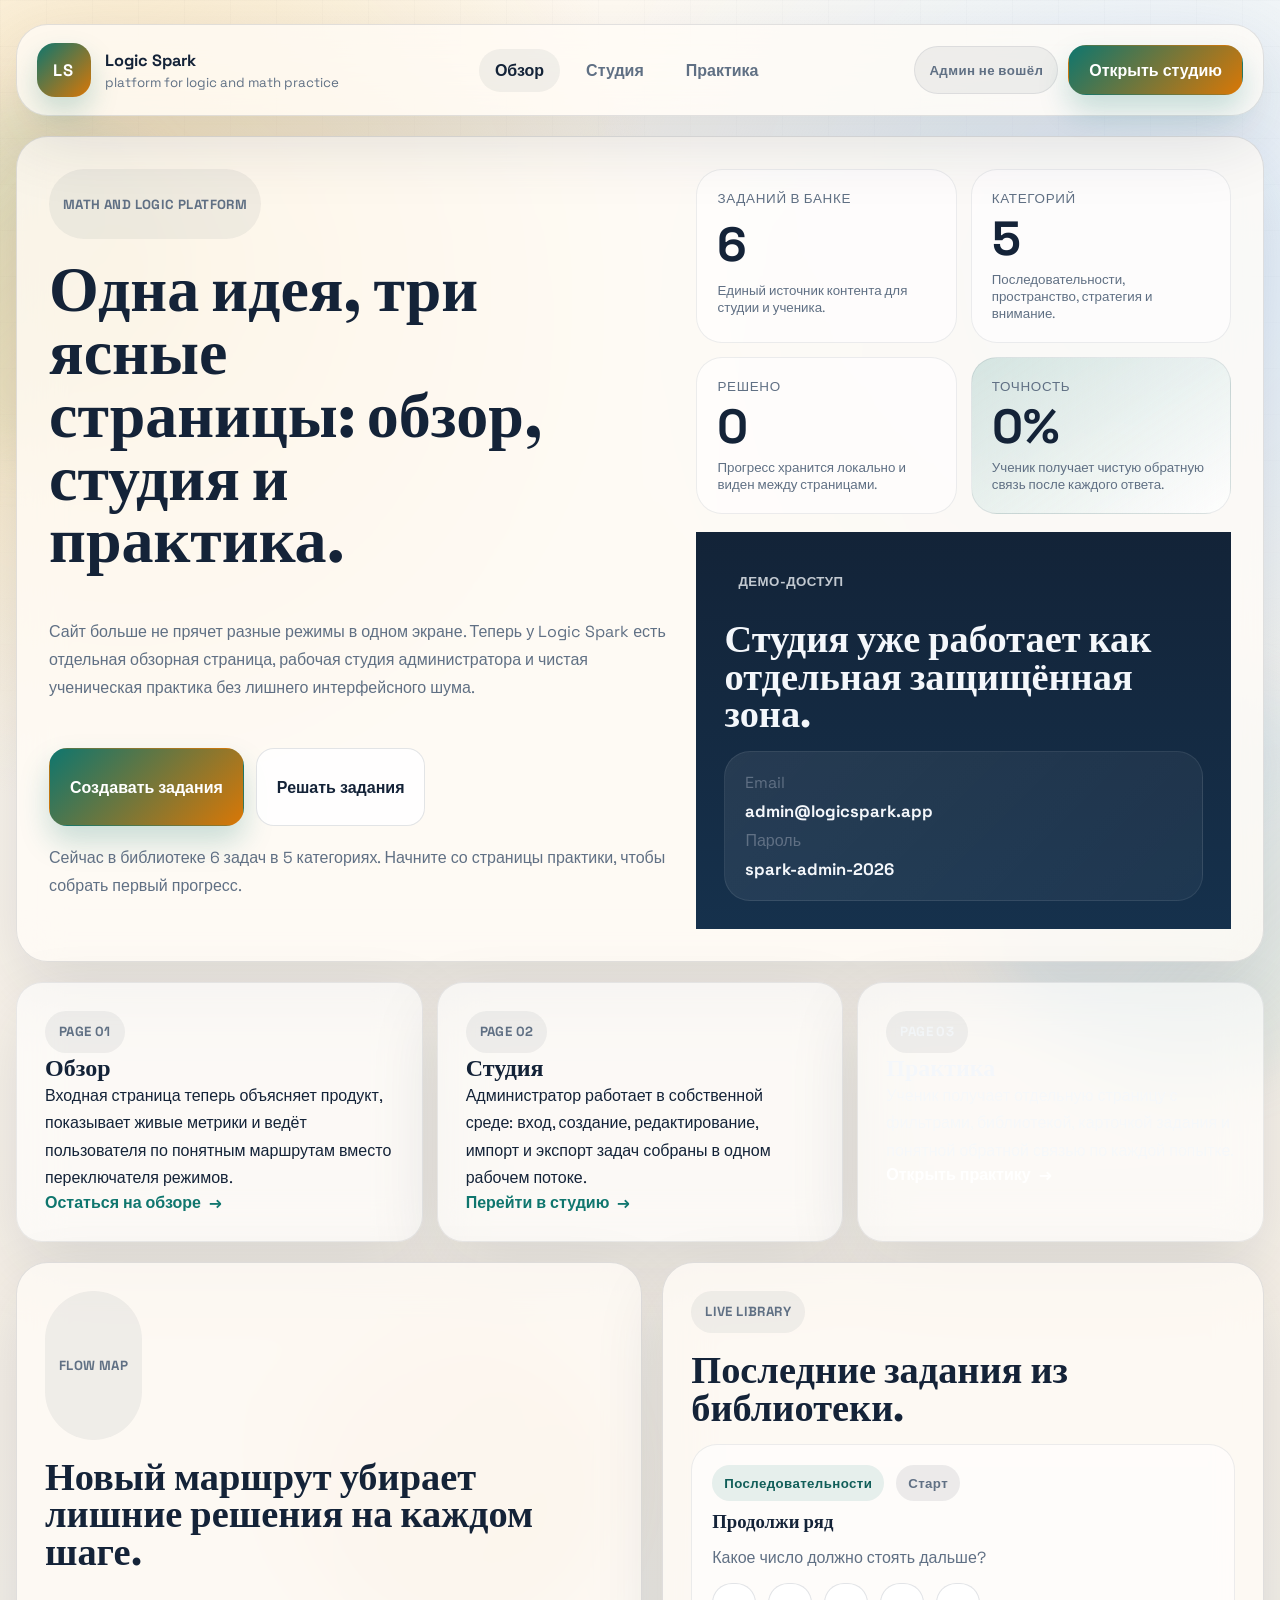
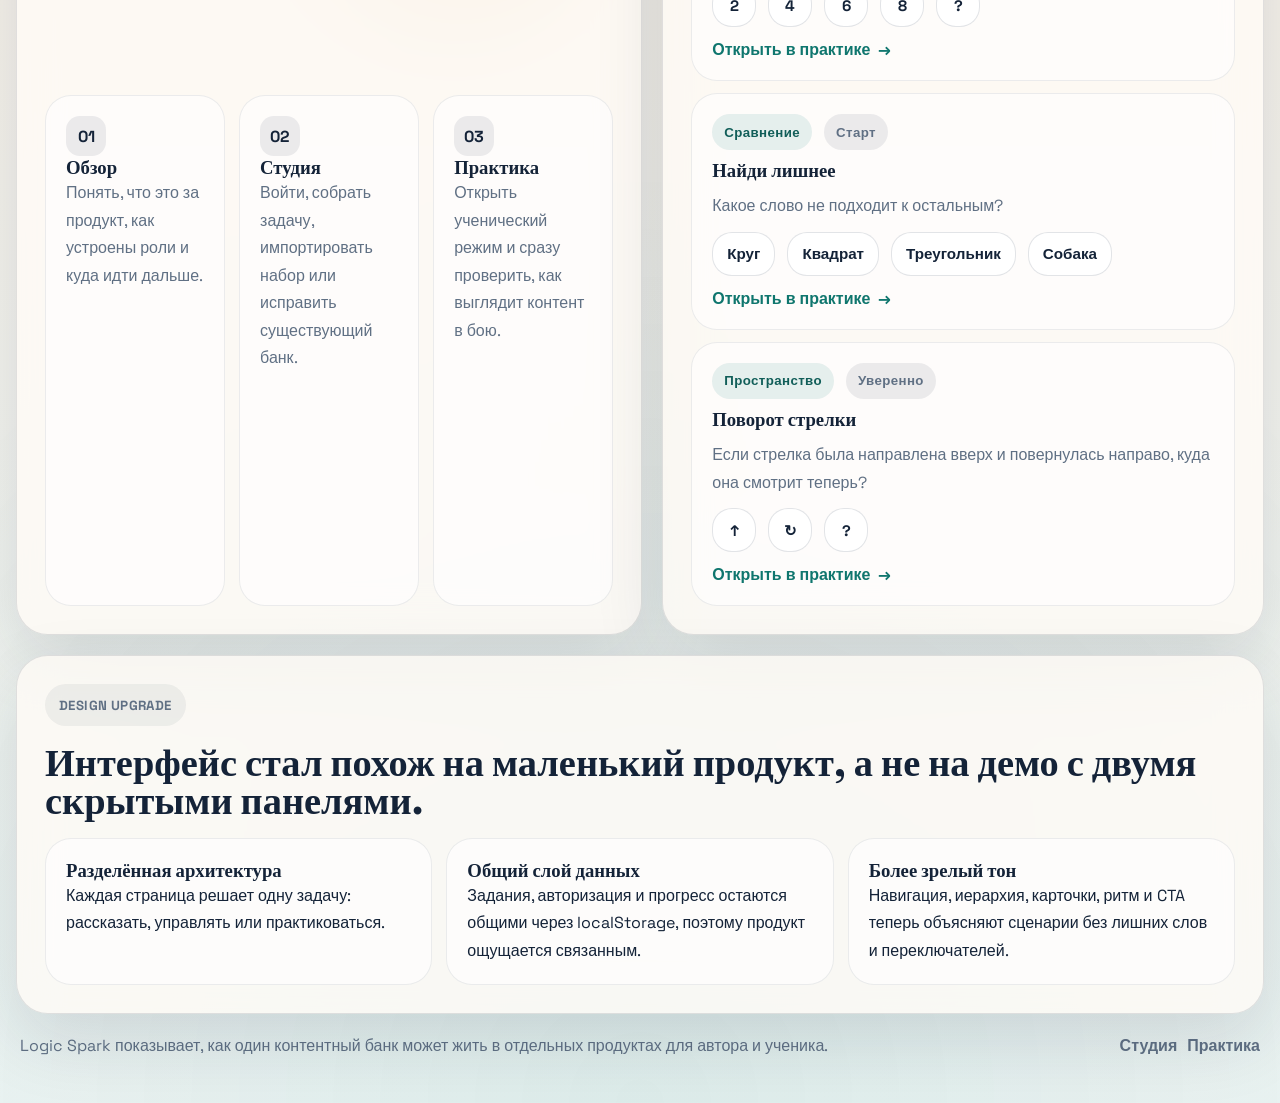
<file: index.html>
<!DOCTYPE html>
<html lang="ru">
  <head>
    <meta charset="UTF-8" />
    <meta name="viewport" content="width=device-width, initial-scale=1.0" />
    <title>Logic Spark | Платформа логики и математики</title>
    <meta
      name="description"
      content="Logic Spark разделяет обзор, админ-студию и ученическую практику на отдельные страницы, чтобы работа с задачами была понятной и красивой."
    />
    <link rel="preconnect" href="https://fonts.googleapis.com" />
    <link rel="preconnect" href="https://fonts.gstatic.com" crossorigin />
    <link
      href="https://fonts.googleapis.com/css2?family=Fraunces:opsz,wght@9..144,600;9..144,700&family=Space+Grotesk:wght@400;500;700&display=swap"
      rel="stylesheet"
    />
    <link rel="stylesheet" href="styles.css" />
    <script src="script.js" defer></script>
  </head>
  <body data-page="home" id="top">
    <div class="site-shell">
      <div class="ambient ambient-a"></div>
      <div class="ambient ambient-b"></div>
      <div class="ambient ambient-c"></div>

      <header class="site-header shell-card">
        <a class="brand" href="index.html" aria-label="Logic Spark home">
          <span class="brand-mark">LS</span>
          <span class="brand-copy">
            <strong>Logic Spark</strong>
            <small>platform for logic and math practice</small>
          </span>
        </a>

        <nav class="site-nav" aria-label="Основная навигация">
          <a href="index.html" aria-current="page">Обзор</a>
          <a href="studio.html">Студия</a>
          <a href="student.html">Практика</a>
        </nav>

        <div class="site-actions">
          <span class="access-chip" data-auth-badge>Админ не вошёл</span>
          <button class="button button-ghost hidden" data-logout-admin type="button">
            Выйти
          </button>
          <a class="button button-primary" href="studio.html">Открыть студию</a>
        </div>
      </header>

      <main class="page-stack">
        <section class="page-hero shell-card hero-home">
          <div class="hero-copy">
            <span class="eyebrow">Math and Logic Platform</span>
            <h1>Одна идея, три ясные страницы: обзор, студия и практика.</h1>
            <p>
              Сайт больше не прячет разные режимы в одном экране. Теперь у Logic Spark есть
              отдельная обзорная страница, рабочая студия администратора и чистая ученическая
              практика без лишнего интерфейсного шума.
            </p>

            <div class="hero-actions">
              <a class="button button-primary" href="studio.html">Создавать задания</a>
              <a class="button button-secondary" href="student.html">Решать задания</a>
            </div>

            <p class="support-note" id="landing-activity-note">
              Загружаю текущее состояние библиотеки задач.
            </p>
          </div>

          <div class="hero-board">
            <div class="stat-grid">
              <article class="stat-card">
                <span>Заданий в банке</span>
                <strong data-stat="tasks-total">0</strong>
                <small>Единый источник контента для студии и ученика.</small>
              </article>

              <article class="stat-card">
                <span>Категорий</span>
                <strong data-stat="categories-total">0</strong>
                <small>Последовательности, пространство, стратегия и внимание.</small>
              </article>

              <article class="stat-card">
                <span>Решено</span>
                <strong data-stat="solved-total">0</strong>
                <small>Прогресс хранится локально и виден между страницами.</small>
              </article>

              <article class="stat-card accent-card">
                <span>Точность</span>
                <strong data-stat="accuracy-rate">0%</strong>
                <small>Ученик получает чистую обратную связь после каждого ответа.</small>
              </article>
            </div>

            <article class="feature-card dark-panel">
              <span class="spotlight-label">Демо-доступ</span>
              <h2>Студия уже работает как отдельная защищённая зона.</h2>
              <div class="credential-card compact">
                <span>Email</span>
                <strong>admin@logicspark.app</strong>
                <span>Пароль</span>
                <strong>spark-admin-2026</strong>
              </div>
            </article>
          </div>
        </section>

        <section class="tile-grid">
          <article class="shell-card page-tile">
            <span class="eyebrow">Page 01</span>
            <h2>Обзор</h2>
            <p>
              Входная страница теперь объясняет продукт, показывает живые метрики и ведёт
              пользователя по понятным маршрутам вместо переключателя режимов.
            </p>
            <a class="text-link" href="index.html">Остаться на обзоре</a>
          </article>

          <article class="shell-card page-tile accent-panel">
            <span class="eyebrow">Page 02</span>
            <h2>Студия</h2>
            <p>
              Администратор работает в собственной среде: вход, создание, редактирование,
              импорт и экспорт задач собраны в одном рабочем потоке.
            </p>
            <a class="text-link" href="studio.html">Перейти в студию</a>
          </article>

          <article class="shell-card page-tile dark-panel">
            <span class="eyebrow">Page 03</span>
            <h2>Практика</h2>
            <p>
              Ученик получает отдельную страницу с фильтрами, библиотекой, карточкой задания
              и понятной обратной связью по каждой попытке.
            </p>
            <a class="text-link light" href="student.html">Открыть практику</a>
          </article>
        </section>

        <section class="split-grid">
          <article class="shell-card story-card">
            <div class="section-head">
              <span class="eyebrow">Flow Map</span>
              <h2>Новый маршрут убирает лишние решения на каждом шаге.</h2>
            </div>

            <div class="story-grid">
              <article class="story-step">
                <span>01</span>
                <h3>Обзор</h3>
                <p>Понять, что это за продукт, как устроены роли и куда идти дальше.</p>
              </article>

              <article class="story-step">
                <span>02</span>
                <h3>Студия</h3>
                <p>Войти, собрать задачу, импортировать набор или исправить существующий банк.</p>
              </article>

              <article class="story-step">
                <span>03</span>
                <h3>Практика</h3>
                <p>Открыть ученический режим и сразу проверить, как выглядит контент в бою.</p>
              </article>
            </div>
          </article>

          <aside class="shell-card preview-card">
            <div class="section-head">
              <span class="eyebrow">Live Library</span>
              <h2>Последние задания из библиотеки.</h2>
            </div>

            <div class="task-teaser-list" id="landing-preview-list"></div>
          </aside>
        </section>

        <section class="shell-card insight-card">
          <div class="section-head">
            <span class="eyebrow">Design Upgrade</span>
            <h2>Интерфейс стал похож на маленький продукт, а не на демо с двумя скрытыми панелями.</h2>
          </div>

          <div class="bullet-grid">
            <article class="bullet-card">
              <h3>Разделённая архитектура</h3>
              <p>
                Каждая страница решает одну задачу: рассказать, управлять или практиковаться.
              </p>
            </article>

            <article class="bullet-card">
              <h3>Общий слой данных</h3>
              <p>
                Задания, авторизация и прогресс остаются общими через localStorage, поэтому
                продукт ощущается связанным.
              </p>
            </article>

            <article class="bullet-card">
              <h3>Более зрелый тон</h3>
              <p>
                Навигация, иерархия, карточки, ритм и CTA теперь объясняют сценарии без
                лишних слов и переключателей.
              </p>
            </article>
          </div>
        </section>
      </main>

      <footer class="site-footer">
        <p>Logic Spark показывает, как один контентный банк может жить в отдельных продуктах для автора и ученика.</p>
        <div class="footer-links">
          <a href="studio.html">Студия</a>
          <a href="student.html">Практика</a>
        </div>
      </footer>
    </div>
  </body>
</html>
</file>
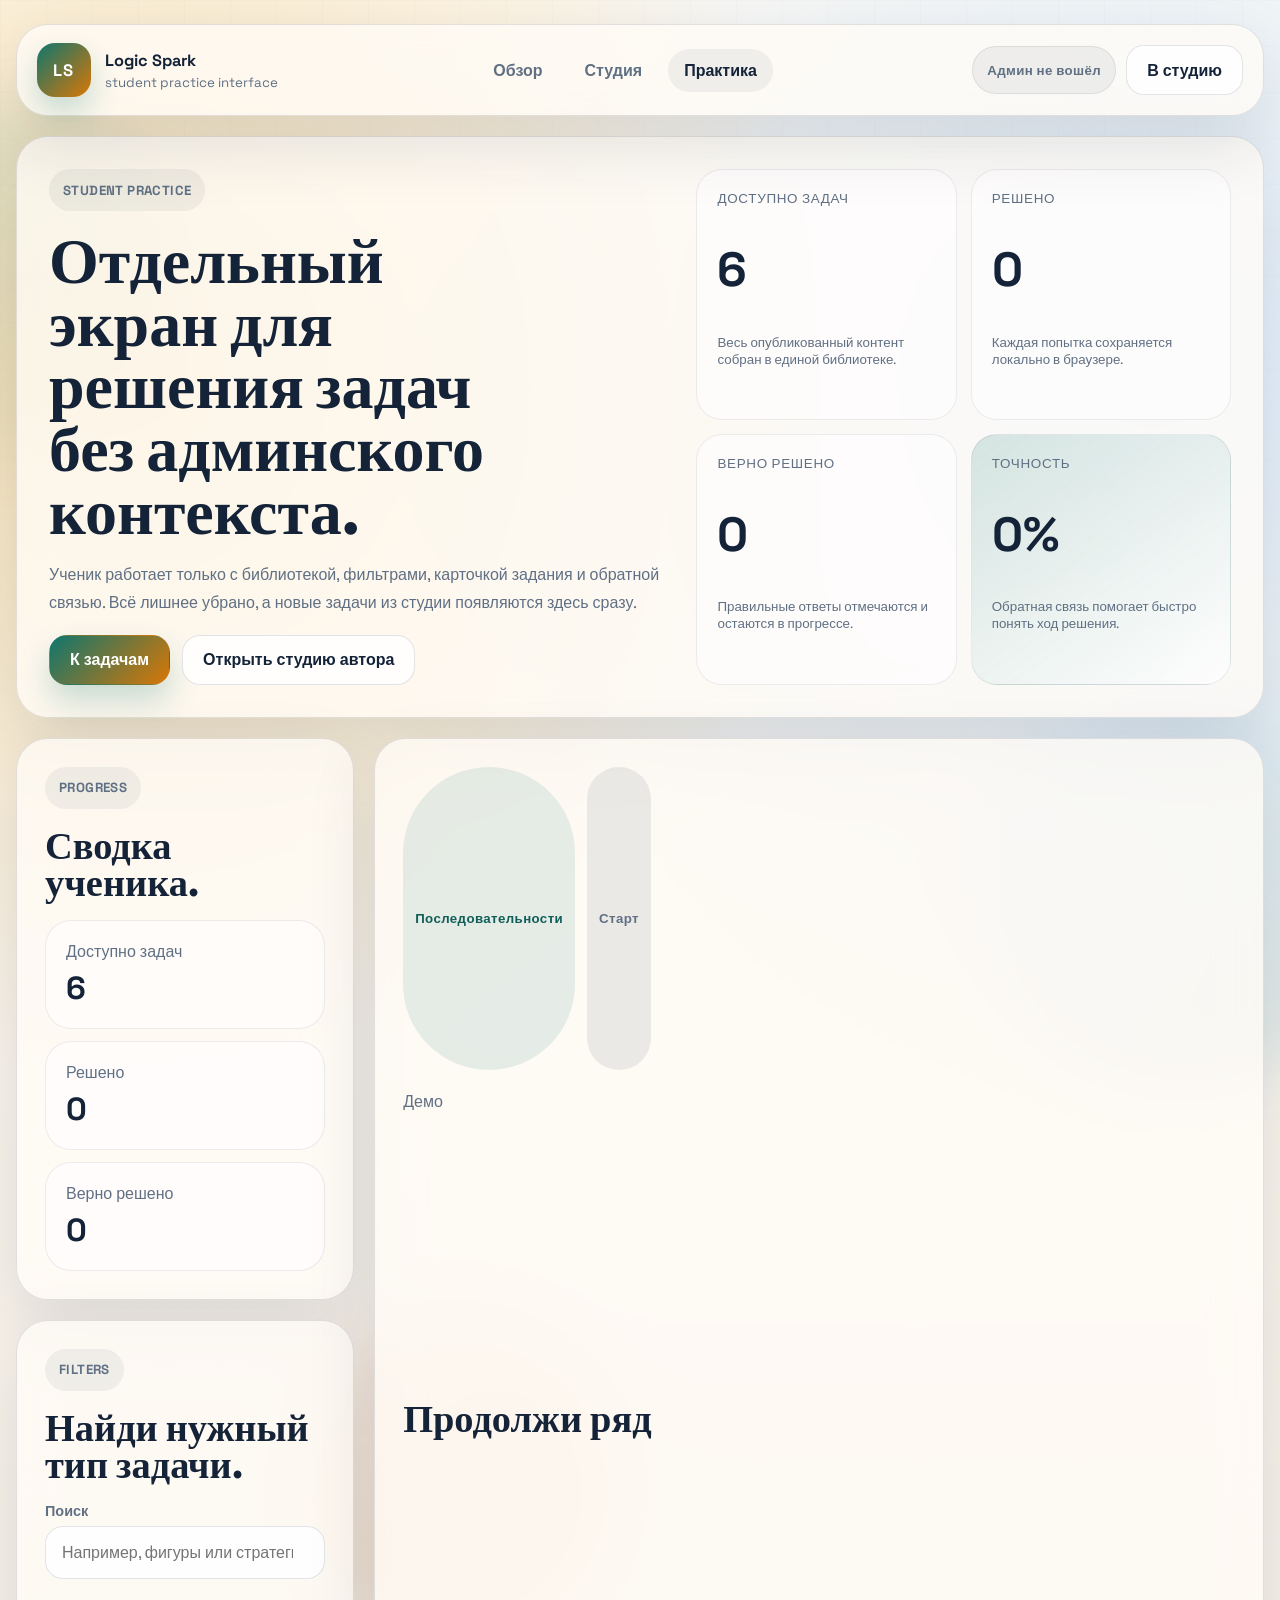
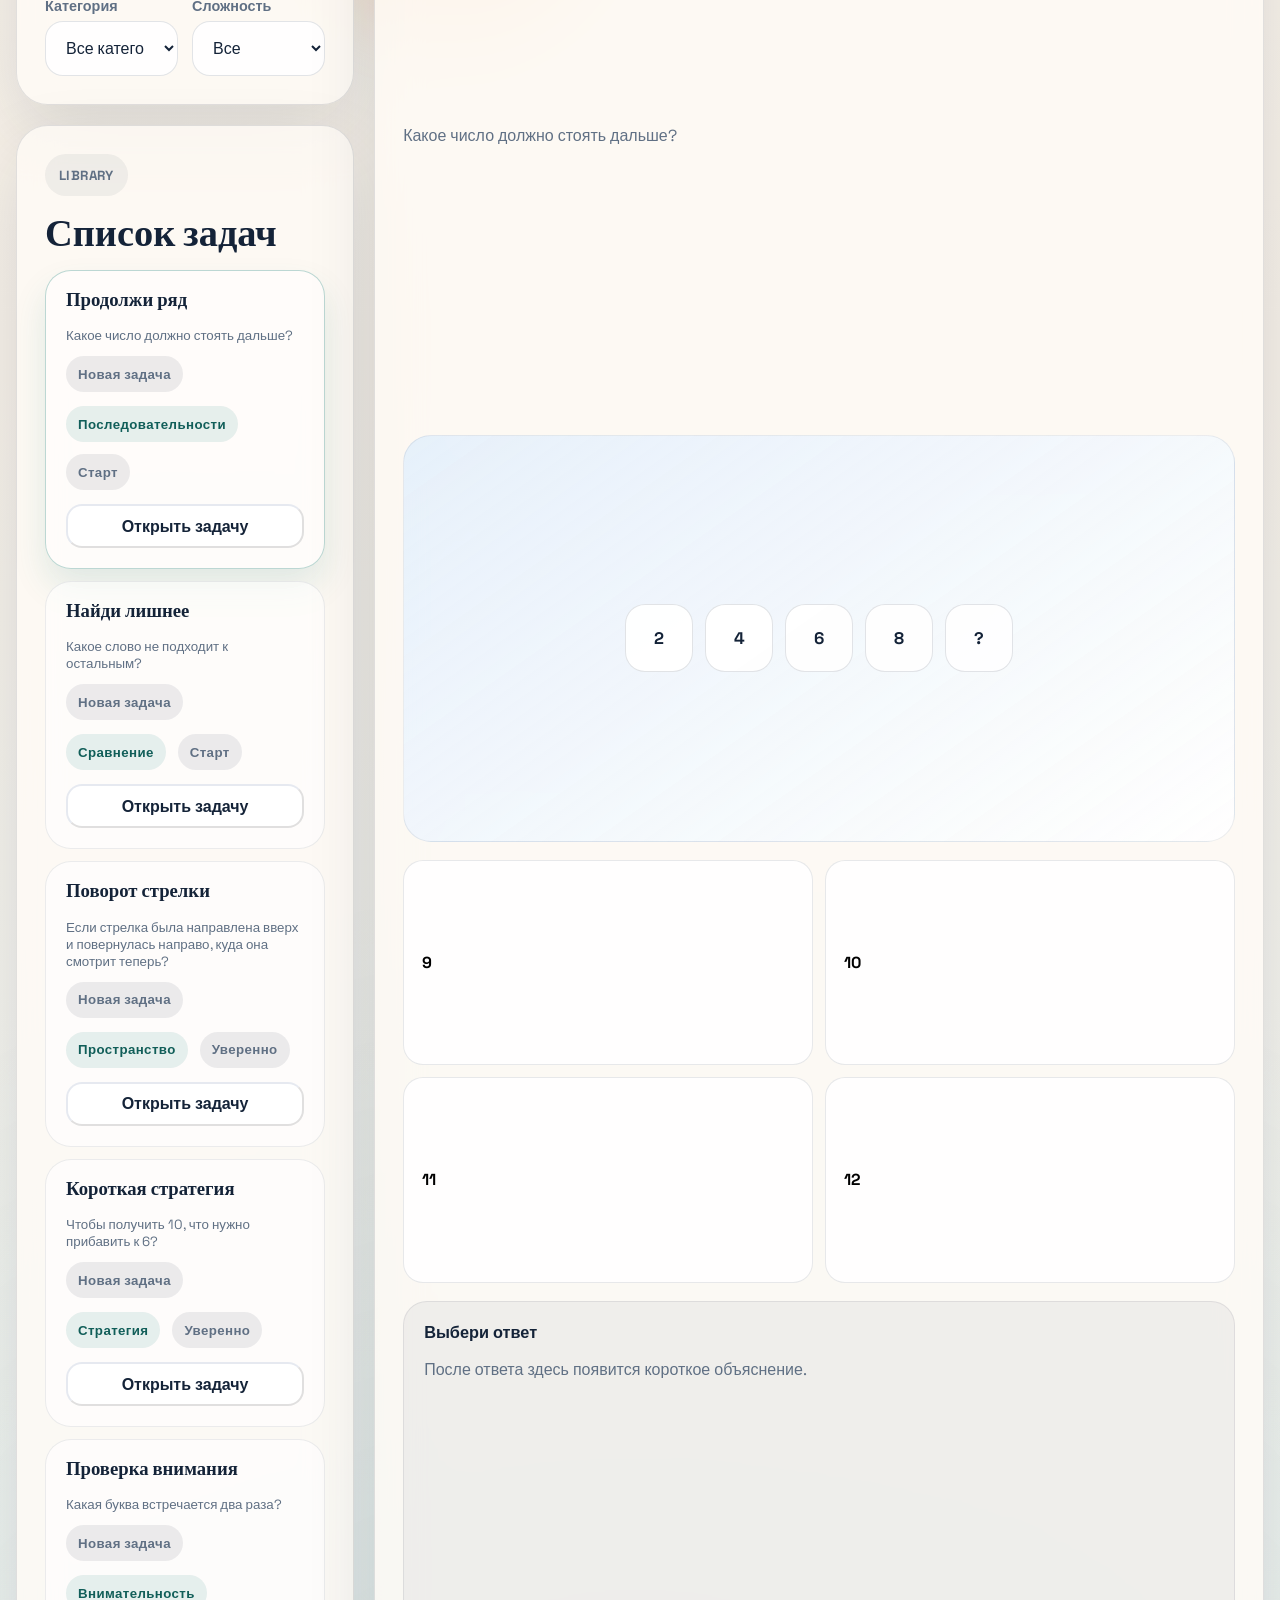
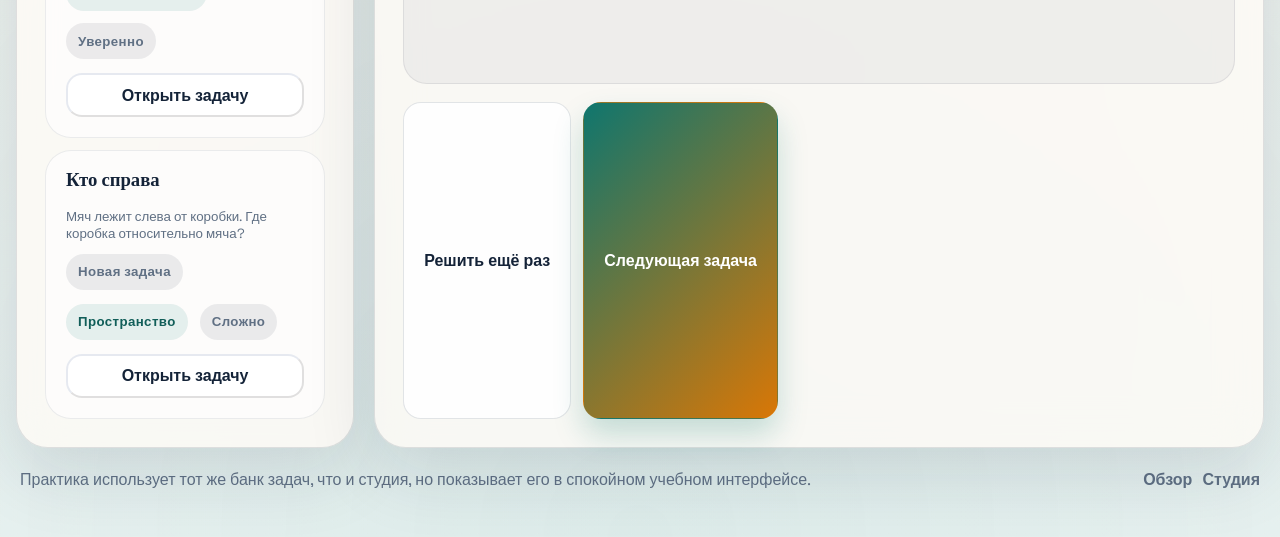
<file: student.html>
<!DOCTYPE html>
<html lang="ru">
  <head>
    <meta charset="UTF-8" />
    <meta name="viewport" content="width=device-width, initial-scale=1.0" />
    <title>Logic Spark Practice | Страница ученика</title>
    <meta
      name="description"
      content="Чистая страница ученика для фильтрации, выбора и решения логических задач с обратной связью."
    />
    <link rel="preconnect" href="https://fonts.googleapis.com" />
    <link rel="preconnect" href="https://fonts.gstatic.com" crossorigin />
    <link
      href="https://fonts.googleapis.com/css2?family=Fraunces:opsz,wght@9..144,600;9..144,700&family=Space+Grotesk:wght@400;500;700&display=swap"
      rel="stylesheet"
    />
    <link rel="stylesheet" href="styles.css" />
    <script src="script.js" defer></script>
  </head>
  <body data-page="student" id="top">
    <div class="site-shell">
      <div class="ambient ambient-a"></div>
      <div class="ambient ambient-b"></div>
      <div class="ambient ambient-c"></div>

      <header class="site-header shell-card">
        <a class="brand" href="index.html" aria-label="Logic Spark home">
          <span class="brand-mark">LS</span>
          <span class="brand-copy">
            <strong>Logic Spark</strong>
            <small>student practice interface</small>
          </span>
        </a>

        <nav class="site-nav" aria-label="Основная навигация">
          <a href="index.html">Обзор</a>
          <a href="studio.html">Студия</a>
          <a href="student.html" aria-current="page">Практика</a>
        </nav>

        <div class="site-actions">
          <span class="access-chip" data-auth-badge>Админ не вошёл</span>
          <button class="button button-ghost hidden" data-logout-admin type="button">
            Выйти
          </button>
          <a class="button button-secondary" href="studio.html">В студию</a>
        </div>
      </header>

      <main class="page-stack">
        <section class="page-hero shell-card">
          <div class="hero-copy">
            <span class="eyebrow">Student Practice</span>
            <h1>Отдельный экран для решения задач без админского контекста.</h1>
            <p>
              Ученик работает только с библиотекой, фильтрами, карточкой задания и обратной
              связью. Всё лишнее убрано, а новые задачи из студии появляются здесь сразу.
            </p>

            <div class="hero-actions">
              <a class="button button-primary" href="#practice-workspace">К задачам</a>
              <a class="button button-secondary" href="studio.html">Открыть студию автора</a>
            </div>
          </div>

          <div class="hero-board">
            <div class="stat-grid">
              <article class="stat-card">
                <span>Доступно задач</span>
                <strong data-stat="tasks-total">0</strong>
                <small>Весь опубликованный контент собран в единой библиотеке.</small>
              </article>

              <article class="stat-card">
                <span>Решено</span>
                <strong data-stat="solved-total">0</strong>
                <small>Каждая попытка сохраняется локально в браузере.</small>
              </article>

              <article class="stat-card">
                <span>Верно решено</span>
                <strong data-stat="correct-total">0</strong>
                <small>Правильные ответы отмечаются и остаются в прогрессе.</small>
              </article>

              <article class="stat-card accent-card">
                <span>Точность</span>
                <strong data-stat="accuracy-rate">0%</strong>
                <small>Обратная связь помогает быстро понять ход решения.</small>
              </article>
            </div>
          </div>
        </section>

        <section class="practice-grid" id="practice-workspace">
          <aside class="sidebar-stack">
            <article class="shell-card metrics-card student-metrics">
              <div class="section-head">
                <span class="eyebrow">Progress</span>
                <h2>Сводка ученика.</h2>
              </div>

              <div class="metric-stack">
                <div class="metric">
                  <span>Доступно задач</span>
                  <strong id="student-total-count">0</strong>
                </div>
                <div class="metric">
                  <span>Решено</span>
                  <strong id="student-solved-count">0</strong>
                </div>
                <div class="metric">
                  <span>Верно решено</span>
                  <strong id="student-correct-count">0</strong>
                </div>
              </div>
            </article>

            <article class="shell-card filter-card">
              <div class="section-head">
                <span class="eyebrow">Filters</span>
                <h2>Найди нужный тип задачи.</h2>
              </div>

              <label class="field compact-field">
                <span>Поиск</span>
                <input
                  id="student-search"
                  type="search"
                  placeholder="Например, фигуры или стратегия"
                />
              </label>

              <div class="field-grid two">
                <label class="field compact-field">
                  <span>Категория</span>
                  <select id="student-category-filter"></select>
                </label>

                <label class="field compact-field">
                  <span>Сложность</span>
                  <select id="student-difficulty-filter">
                    <option value="all">Все</option>
                    <option value="Старт">Старт</option>
                    <option value="Уверенно">Уверенно</option>
                    <option value="Сложно">Сложно</option>
                  </select>
                </label>
              </div>
            </article>

            <article class="shell-card library-card">
              <div class="section-head">
                <span class="eyebrow">Library</span>
                <h2>Список задач</h2>
              </div>

              <div class="library-list" id="student-task-list"></div>
            </article>
          </aside>

          <section class="shell-card player-card">
            <div class="player-topline">
              <span class="pill" id="student-task-category">Категория</span>
              <span class="pill muted" id="student-task-difficulty">Сложность</span>
            </div>

            <p class="player-label" id="student-task-source">Выберите задачу из списка слева.</p>
            <h2 id="student-task-title">Здесь появится задание</h2>
            <p class="player-prompt" id="student-task-prompt">
              Администратор может добавить новую задачу вручную или импортировать целый набор,
              и всё сразу появится в этой панели.
            </p>

            <div class="task-visual" id="student-task-visual"></div>
            <div class="task-options" id="student-task-options"></div>

            <div class="feedback-panel" id="student-feedback">
              <strong id="student-feedback-title">Режим ожидания</strong>
              <p id="student-feedback-text">Выбери задачу и нажми на один из вариантов ответа.</p>
            </div>

            <div class="inline-actions">
              <button class="button button-secondary" id="student-reset-answer" type="button">
                Решить ещё раз
              </button>
              <button class="button button-primary" id="student-next-task" type="button">
                Следующая задача
              </button>
            </div>
          </section>
        </section>
      </main>

      <footer class="site-footer">
        <p>Практика использует тот же банк задач, что и студия, но показывает его в спокойном учебном интерфейсе.</p>
        <div class="footer-links">
          <a href="index.html">Обзор</a>
          <a href="studio.html">Студия</a>
        </div>
      </footer>
    </div>
  </body>
</html>
</file>
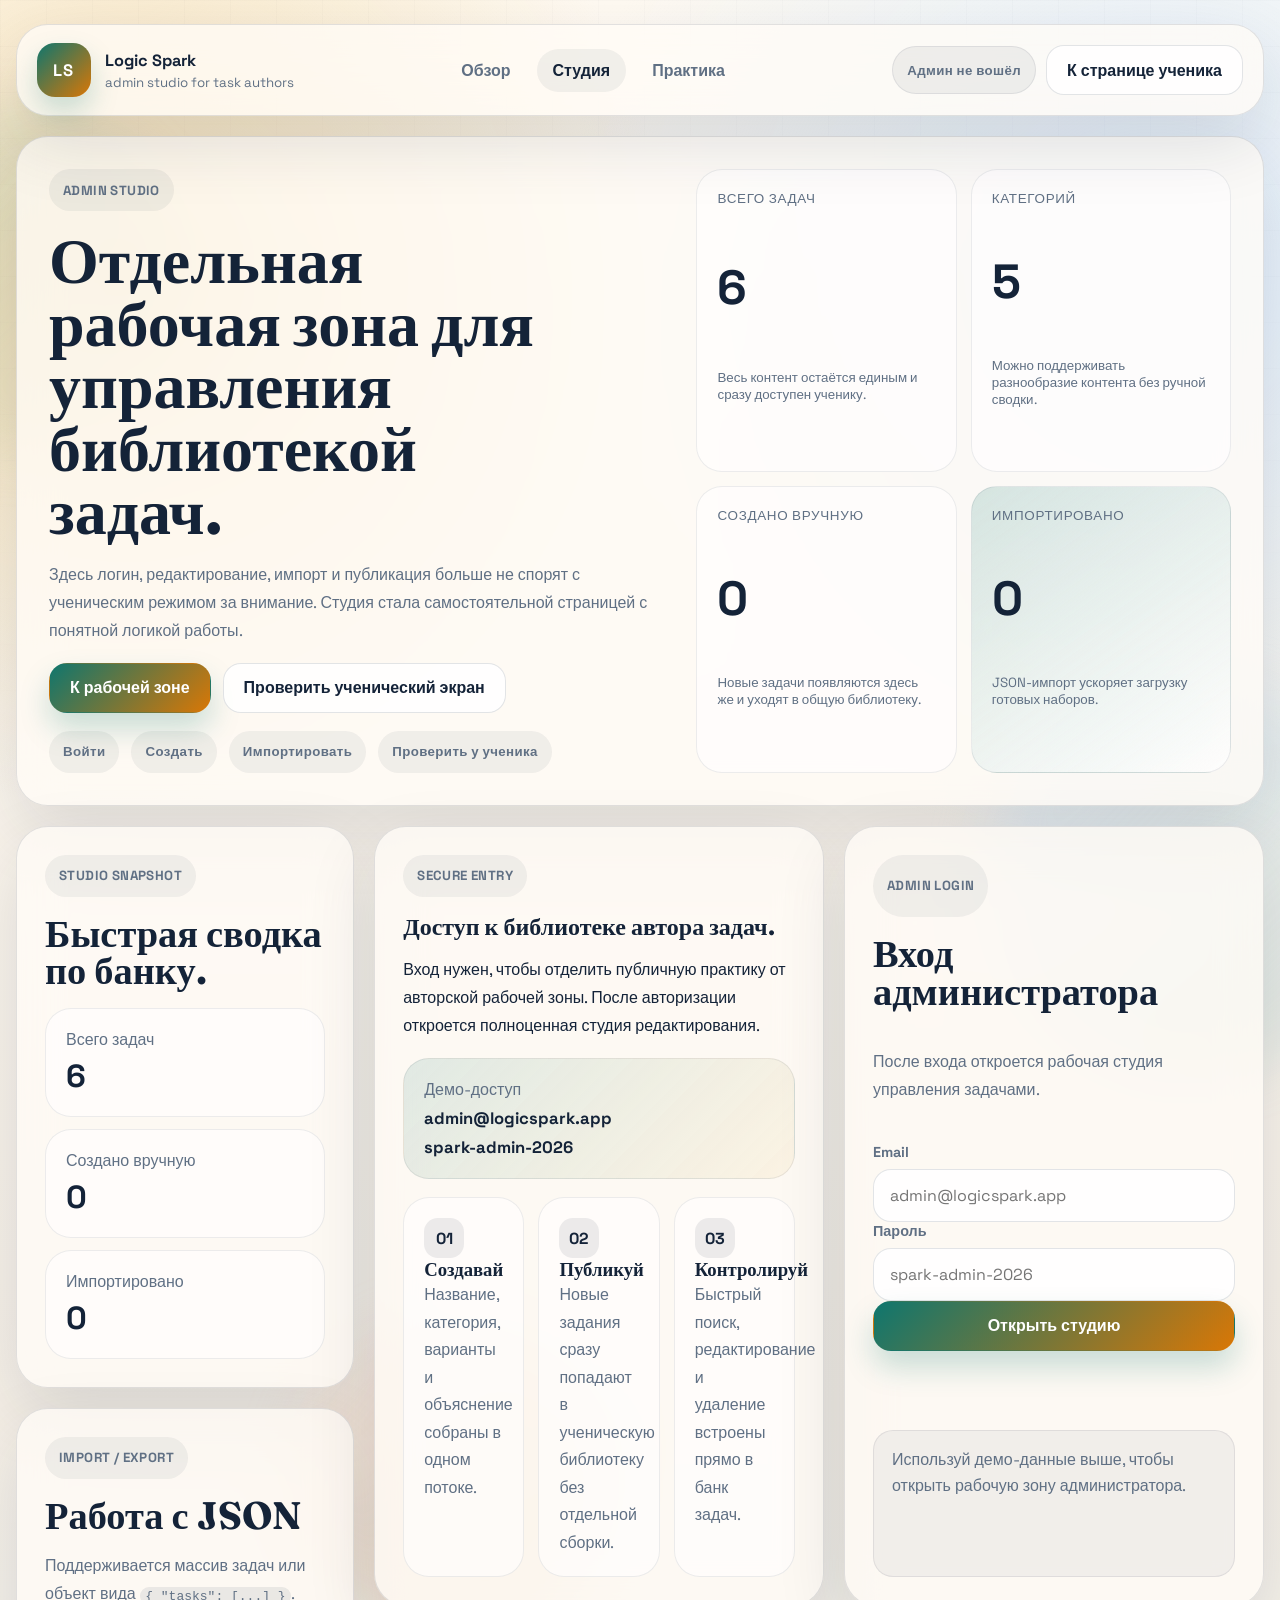
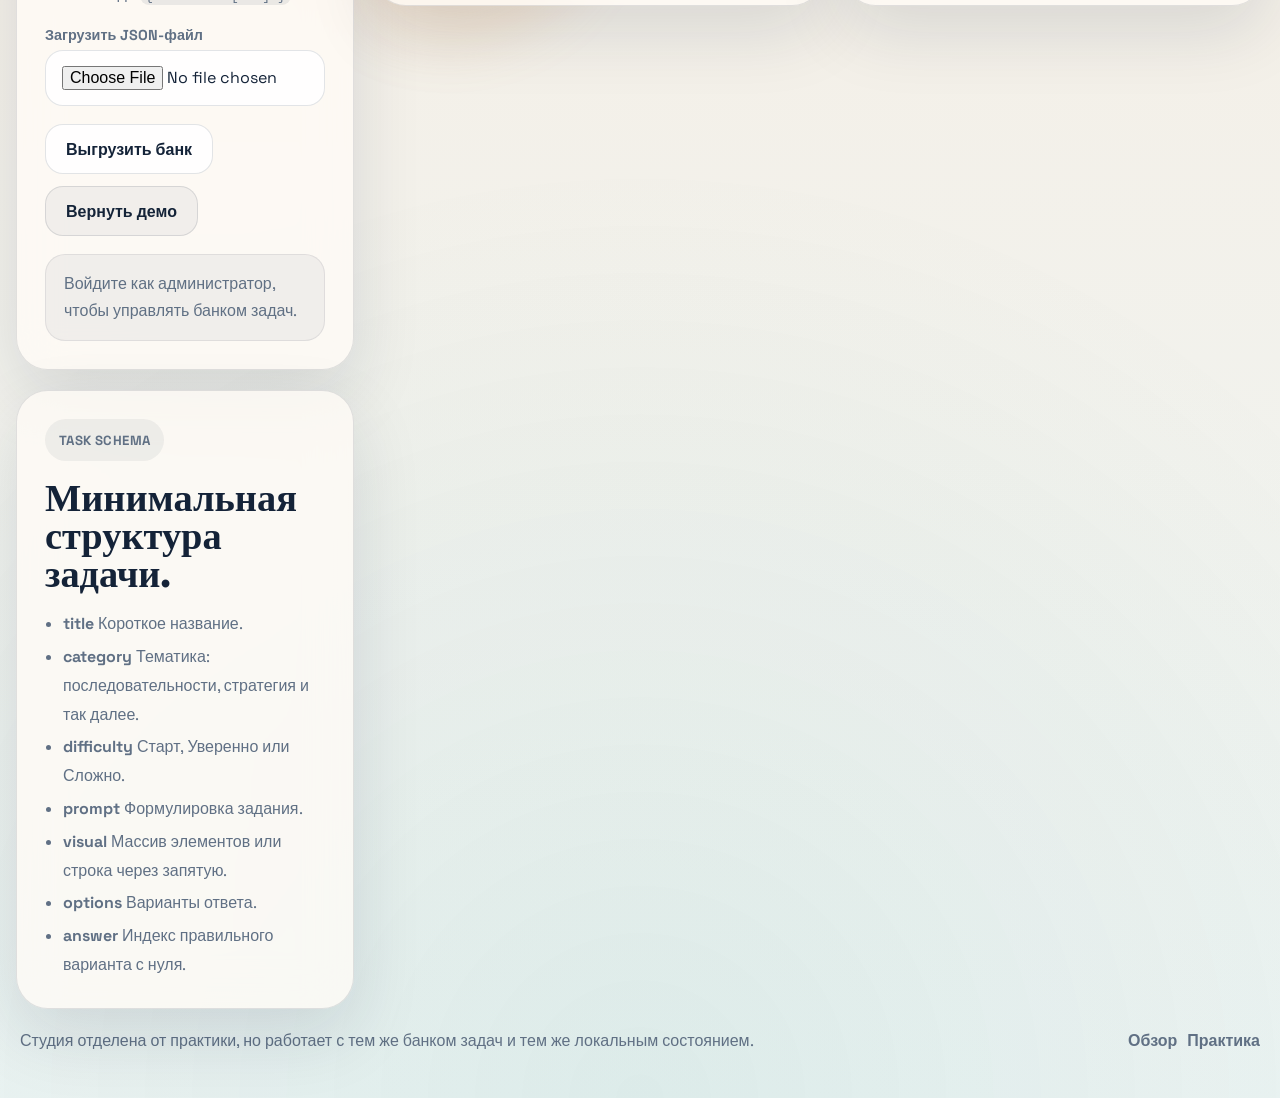
<file: studio.html>
<!DOCTYPE html>
<html lang="ru">
  <head>
    <meta charset="UTF-8" />
    <meta name="viewport" content="width=device-width, initial-scale=1.0" />
    <title>Logic Spark Studio | Админ-студия</title>
    <meta
      name="description"
      content="Студия администратора для входа, создания, редактирования, импорта и публикации логических задач."
    />
    <link rel="preconnect" href="https://fonts.googleapis.com" />
    <link rel="preconnect" href="https://fonts.gstatic.com" crossorigin />
    <link
      href="https://fonts.googleapis.com/css2?family=Fraunces:opsz,wght@9..144,600;9..144,700&family=Space+Grotesk:wght@400;500;700&display=swap"
      rel="stylesheet"
    />
    <link rel="stylesheet" href="styles.css" />
    <script src="script.js" defer></script>
  </head>
  <body data-page="studio" id="top">
    <div class="site-shell">
      <div class="ambient ambient-a"></div>
      <div class="ambient ambient-b"></div>
      <div class="ambient ambient-c"></div>

      <header class="site-header shell-card">
        <a class="brand" href="index.html" aria-label="Logic Spark home">
          <span class="brand-mark">LS</span>
          <span class="brand-copy">
            <strong>Logic Spark</strong>
            <small>admin studio for task authors</small>
          </span>
        </a>

        <nav class="site-nav" aria-label="Основная навигация">
          <a href="index.html">Обзор</a>
          <a href="studio.html" aria-current="page">Студия</a>
          <a href="student.html">Практика</a>
        </nav>

        <div class="site-actions">
          <span class="access-chip" data-auth-badge>Админ не вошёл</span>
          <button class="button button-ghost hidden" data-logout-admin type="button">
            Выйти
          </button>
          <a class="button button-secondary" href="student.html">К странице ученика</a>
        </div>
      </header>

      <main class="page-stack">
        <section class="page-hero shell-card">
          <div class="hero-copy">
            <span class="eyebrow">Admin Studio</span>
            <h1>Отдельная рабочая зона для управления библиотекой задач.</h1>
            <p>
              Здесь логин, редактирование, импорт и публикация больше не спорят с ученическим
              режимом за внимание. Студия стала самостоятельной страницей с понятной логикой
              работы.
            </p>

            <div class="hero-actions">
              <a class="button button-primary" href="#studio-workspace">К рабочей зоне</a>
              <a class="button button-secondary" href="student.html">Проверить ученический экран</a>
            </div>

            <div class="flow-row">
              <span class="flow-pill">Войти</span>
              <span class="flow-pill">Создать</span>
              <span class="flow-pill">Импортировать</span>
              <span class="flow-pill">Проверить у ученика</span>
            </div>
          </div>

          <div class="hero-board">
            <div class="stat-grid">
              <article class="stat-card">
                <span>Всего задач</span>
                <strong data-stat="tasks-total">0</strong>
                <small>Весь контент остаётся единым и сразу доступен ученику.</small>
              </article>

              <article class="stat-card">
                <span>Категорий</span>
                <strong data-stat="categories-total">0</strong>
                <small>Можно поддерживать разнообразие контента без ручной сводки.</small>
              </article>

              <article class="stat-card">
                <span>Создано вручную</span>
                <strong data-stat="manual-total">0</strong>
                <small>Новые задачи появляются здесь же и уходят в общую библиотеку.</small>
              </article>

              <article class="stat-card accent-card">
                <span>Импортировано</span>
                <strong data-stat="imported-total">0</strong>
                <small>JSON-импорт ускоряет загрузку готовых наборов.</small>
              </article>
            </div>
          </div>
        </section>

        <section class="workspace-grid" id="studio-workspace">
          <aside class="workspace-sidebar">
            <article class="shell-card metrics-card">
              <div class="section-head">
                <span class="eyebrow">Studio Snapshot</span>
                <h2>Быстрая сводка по банку.</h2>
              </div>

              <div class="metric-stack">
                <div class="metric">
                  <span>Всего задач</span>
                  <strong id="total-tasks-count">0</strong>
                </div>
                <div class="metric">
                  <span>Создано вручную</span>
                  <strong id="manual-tasks-count">0</strong>
                </div>
                <div class="metric">
                  <span>Импортировано</span>
                  <strong id="imported-tasks-count">0</strong>
                </div>
              </div>
            </article>

            <article class="shell-card import-card">
              <div class="section-head">
                <span class="eyebrow">Import / Export</span>
                <h2>Работа с JSON</h2>
                <p>Поддерживается массив задач или объект вида <code>{ "tasks": [...] }</code>.</p>
              </div>

              <label class="field compact-field">
                <span>Загрузить JSON-файл</span>
                <input id="task-upload" type="file" accept="application/json" />
              </label>

              <div class="inline-actions">
                <button class="button button-secondary" id="export-button" type="button">
                  Выгрузить банк
                </button>
                <button class="button button-ghost" id="restore-demo-button" type="button">
                  Вернуть демо
                </button>
              </div>

              <div class="status-box" id="admin-status" aria-live="polite">
                Изменения сохраняются локально в браузере и сразу становятся видны на
                ученической странице.
              </div>
            </article>

            <article class="shell-card schema-card">
              <div class="section-head">
                <span class="eyebrow">Task Schema</span>
                <h2>Минимальная структура задачи.</h2>
              </div>

              <ul class="schema-list">
                <li><strong>title</strong> Короткое название.</li>
                <li><strong>category</strong> Тематика: последовательности, стратегия и так далее.</li>
                <li><strong>difficulty</strong> Старт, Уверенно или Сложно.</li>
                <li><strong>prompt</strong> Формулировка задания.</li>
                <li><strong>visual</strong> Массив элементов или строка через запятую.</li>
                <li><strong>options</strong> Варианты ответа.</li>
                <li><strong>answer</strong> Индекс правильного варианта с нуля.</li>
              </ul>
            </article>
          </aside>

          <div class="workspace-main">
            <div class="admin-auth-view" id="admin-auth-view">
              <section class="shell-card auth-story">
                <span class="eyebrow">Secure Entry</span>
                <h2>Доступ к библиотеке автора задач.</h2>
                <p>
                  Вход нужен, чтобы отделить публичную практику от авторской рабочей зоны.
                  После авторизации откроется полноценная студия редактирования.
                </p>

                <div class="credential-card">
                  <span>Демо-доступ</span>
                  <strong>admin@logicspark.app</strong>
                  <strong>spark-admin-2026</strong>
                </div>

                <div class="story-grid">
                  <article class="story-step">
                    <span>01</span>
                    <h3>Создавай</h3>
                    <p>Название, категория, варианты и объяснение собраны в одном потоке.</p>
                  </article>

                  <article class="story-step">
                    <span>02</span>
                    <h3>Публикуй</h3>
                    <p>Новые задания сразу попадают в ученическую библиотеку без отдельной сборки.</p>
                  </article>

                  <article class="story-step">
                    <span>03</span>
                    <h3>Контролируй</h3>
                    <p>Быстрый поиск, редактирование и удаление встроены прямо в банк задач.</p>
                  </article>
                </div>
              </section>

              <section class="shell-card login-card" id="admin-login-card">
                <div class="section-head">
                  <span class="eyebrow">Admin Login</span>
                  <h2>Вход администратора</h2>
                  <p>После входа откроется рабочая студия управления задачами.</p>
                </div>

                <form id="admin-login-form" class="auth-form">
                  <label class="field">
                    <span>Email</span>
                    <input
                      id="admin-email-input"
                      type="email"
                      autocomplete="username"
                      placeholder="admin@logicspark.app"
                      required
                    />
                  </label>

                  <label class="field">
                    <span>Пароль</span>
                    <input
                      id="admin-password-input"
                      type="password"
                      autocomplete="current-password"
                      placeholder="spark-admin-2026"
                      required
                    />
                  </label>

                  <button class="button button-primary button-wide" type="submit">
                    Открыть студию
                  </button>
                </form>

                <div class="status-box" id="admin-login-status" aria-live="polite">
                  Используй демо-данные выше, чтобы открыть рабочую зону администратора.
                </div>
              </section>
            </div>

            <div class="admin-dashboard-view hidden" id="admin-dashboard-view">
              <section class="shell-card studio-banner">
                <div class="section-head">
                  <span class="eyebrow">Workspace</span>
                  <h2>Студия задач открыта.</h2>
                  <p>
                    Здесь администратор работает уже внутри защищённой области: добавляет,
                    исправляет и систематизирует контент для ученической страницы.
                  </p>
                </div>

                <div class="flow-row">
                  <span class="flow-pill">Вход выполнен</span>
                  <span class="flow-pill">Форма редактирования</span>
                  <span class="flow-pill">Банк задач</span>
                  <span class="flow-pill">Проверка в практике</span>
                </div>
              </section>

              <div class="dashboard-grid">
                <section class="shell-card form-card">
                  <div class="section-head">
                    <span class="eyebrow">Task Composer</span>
                    <h2 id="form-title">Новая задача</h2>
                    <p>Заполни поля, сохрани задачу и сразу проверь её на ученической странице.</p>
                  </div>

                  <form id="task-form" class="task-form">
                    <input id="task-id" type="hidden" />

                    <div class="field-grid two">
                      <label class="field">
                        <span>Название</span>
                        <input
                          id="title-input"
                          type="text"
                          placeholder="Найди следующее число"
                          required
                        />
                      </label>

                      <label class="field">
                        <span>Категория</span>
                        <input
                          id="category-input"
                          type="text"
                          list="category-list"
                          placeholder="Последовательности"
                          required
                        />
                        <datalist id="category-list"></datalist>
                      </label>
                    </div>

                    <div class="field-grid two">
                      <label class="field">
                        <span>Сложность</span>
                        <select id="difficulty-input">
                          <option value="Старт">Старт</option>
                          <option value="Уверенно">Уверенно</option>
                          <option value="Сложно">Сложно</option>
                        </select>
                      </label>

                      <label class="field">
                        <span>Визуальная строка</span>
                        <textarea
                          id="visual-input"
                          rows="3"
                          placeholder="2, 4, 6, 8, ?"
                        ></textarea>
                      </label>
                    </div>

                    <label class="field">
                      <span>Условие задачи</span>
                      <textarea
                        id="prompt-input"
                        rows="4"
                        placeholder="Какое число должно стоять дальше?"
                        required
                      ></textarea>
                    </label>

                    <div class="field-grid two">
                      <label class="field">
                        <span>Вариант 1</span>
                        <input id="option-0" type="text" placeholder="9" required />
                      </label>
                      <label class="field">
                        <span>Вариант 2</span>
                        <input id="option-1" type="text" placeholder="10" required />
                      </label>
                      <label class="field">
                        <span>Вариант 3</span>
                        <input id="option-2" type="text" placeholder="11" />
                      </label>
                      <label class="field">
                        <span>Вариант 4</span>
                        <input id="option-3" type="text" placeholder="12" />
                      </label>
                    </div>

                    <div class="field-grid two">
                      <label class="field">
                        <span>Правильный вариант</span>
                        <select id="answer-input">
                          <option value="0">Вариант 1</option>
                          <option value="1">Вариант 2</option>
                          <option value="2">Вариант 3</option>
                          <option value="3">Вариант 4</option>
                        </select>
                      </label>

                      <label class="field">
                        <span>Пояснение</span>
                        <textarea
                          id="explanation-input"
                          rows="3"
                          placeholder="Кратко объясни, почему ответ правильный."
                        ></textarea>
                      </label>
                    </div>

                    <div class="inline-actions">
                      <button class="button button-primary" id="save-button" type="submit">
                        Сохранить задачу
                      </button>
                      <button class="button button-secondary" id="reset-form-button" type="button">
                        Очистить форму
                      </button>
                    </div>
                  </form>
                </section>

                <section class="shell-card bank-card">
                  <div class="section-head">
                    <span class="eyebrow">Task Bank</span>
                    <h2>Банк задач</h2>
                    <p>Быстрый просмотр, поиск, редактирование и удаление без лишнего шума.</p>
                  </div>

                  <label class="field compact-field">
                    <span>Поиск по банку</span>
                    <input
                      id="admin-search"
                      type="search"
                      placeholder="Название, условие или категория"
                    />
                  </label>

                  <div class="task-bank-list" id="admin-task-list"></div>
                </section>
              </div>
            </div>
          </div>
        </section>
      </main>

      <footer class="site-footer">
        <p>Студия отделена от практики, но работает с тем же банком задач и тем же локальным состоянием.</p>
        <div class="footer-links">
          <a href="index.html">Обзор</a>
          <a href="student.html">Практика</a>
        </div>
      </footer>
    </div>
  </body>
</html>
</file>
<file: styles.css>
:root {
  --bg: #f5efe6;
  --bg-deep: #eef4f3;
  --ink: #142338;
  --muted: #607084;
  --line: rgba(20, 35, 56, 0.12);
  --surface: rgba(255, 252, 247, 0.78);
  --surface-strong: rgba(255, 255, 255, 0.92);
  --surface-soft: rgba(255, 255, 255, 0.62);
  --surface-dark: #10233b;
  --surface-dark-soft: rgba(16, 35, 59, 0.94);
  --accent: #0f766e;
  --accent-strong: #115e59;
  --accent-soft: rgba(15, 118, 110, 0.12);
  --accent-warm: #d97706;
  --accent-warm-soft: rgba(217, 119, 6, 0.14);
  --sky: #d8ebff;
  --sand: #f4deb0;
  --rose: #f3d3ca;
  --good: #166534;
  --bad: #b91c1c;
  --shadow: 0 26px 70px rgba(20, 35, 56, 0.12);
}

*,
*::before,
*::after {
  box-sizing: border-box;
}

html {
  scroll-behavior: smooth;
}

body {
  margin: 0;
  min-height: 100vh;
  color: var(--ink);
  font-family: "Space Grotesk", "Avenir Next", "Segoe UI", sans-serif;
  background:
    radial-gradient(circle at 10% 10%, rgba(244, 222, 176, 0.92), transparent 20%),
    radial-gradient(circle at 90% 10%, rgba(216, 235, 255, 0.78), transparent 22%),
    radial-gradient(circle at 50% 100%, rgba(15, 118, 110, 0.08), transparent 34%),
    linear-gradient(180deg, #fffaf2 0%, var(--bg) 52%, #eef5f4 100%);
}

body::before {
  content: "";
  position: fixed;
  inset: 0;
  pointer-events: none;
  background-image:
    linear-gradient(rgba(20, 35, 56, 0.022) 1px, transparent 1px),
    linear-gradient(90deg, rgba(20, 35, 56, 0.022) 1px, transparent 1px);
  background-size: 46px 46px;
  mask-image: linear-gradient(180deg, rgba(0, 0, 0, 0.68), transparent 88%);
}

a {
  color: inherit;
  text-decoration: none;
}

button,
input,
select,
textarea {
  font: inherit;
}

button {
  cursor: pointer;
}

textarea {
  resize: vertical;
}

code {
  padding: 0.1rem 0.35rem;
  border-radius: 0.6rem;
  background: rgba(20, 35, 56, 0.08);
}

[id] {
  scroll-margin-top: 110px;
}

.hidden {
  display: none !important;
}

.site-shell {
  position: relative;
  width: min(1360px, calc(100% - 32px));
  margin: 0 auto;
  padding: 24px 0 44px;
}

.ambient {
  position: absolute;
  border-radius: 50%;
  filter: blur(28px);
  pointer-events: none;
  opacity: 0.52;
}

.ambient-a {
  top: 110px;
  left: -170px;
  width: 340px;
  height: 340px;
  background: linear-gradient(135deg, rgba(15, 118, 110, 0.24), rgba(244, 222, 176, 0.6));
}

.ambient-b {
  top: 680px;
  right: -120px;
  width: 400px;
  height: 400px;
  background: linear-gradient(135deg, rgba(216, 235, 255, 0.86), rgba(15, 118, 110, 0.18));
}

.ambient-c {
  top: 1320px;
  left: 22%;
  width: 320px;
  height: 320px;
  background: linear-gradient(135deg, rgba(243, 211, 202, 0.56), rgba(217, 119, 6, 0.28));
}

.shell-card {
  position: relative;
  border: 1px solid var(--line);
  border-radius: 32px;
  background: var(--surface);
  backdrop-filter: blur(22px);
  box-shadow: var(--shadow);
}

.dark-panel {
  color: #f4f7fb;
  border-color: rgba(255, 255, 255, 0.06);
  background:
    linear-gradient(180deg, rgba(14, 31, 52, 0.98) 0%, rgba(17, 45, 73, 0.98) 100%);
}

.accent-panel {
  background:
    linear-gradient(145deg, rgba(15, 118, 110, 0.12), rgba(255, 255, 255, 0.84));
}

.site-header {
  position: sticky;
  top: 16px;
  z-index: 20;
  display: flex;
  align-items: center;
  justify-content: space-between;
  gap: 18px;
  padding: 18px 20px;
}

.brand {
  display: inline-flex;
  align-items: center;
  gap: 14px;
}

.brand-mark {
  display: grid;
  place-items: center;
  width: 54px;
  height: 54px;
  border-radius: 18px;
  color: #fff;
  font-size: 1.04rem;
  font-weight: 700;
  letter-spacing: 0.08em;
  background: linear-gradient(135deg, var(--accent), var(--accent-warm));
  box-shadow: 0 14px 28px rgba(15, 118, 110, 0.22);
}

.brand-copy {
  display: grid;
  gap: 3px;
}

.brand-copy strong {
  font-size: 1.02rem;
}

.brand-copy small,
.support-note,
.section-head p,
.field span,
.metric span,
.status-box,
.schema-list,
.task-teaser p,
.bank-item p,
.player-label,
.player-prompt,
.library-item small,
.feedback-panel p,
.credential-card span,
.story-step p,
.stat-card small,
.site-footer,
.feature-card p,
.hero-copy p {
  color: var(--muted);
}

.site-nav,
.site-actions,
.footer-links {
  display: flex;
  align-items: center;
  gap: 10px;
  flex-wrap: wrap;
}

.site-nav a {
  padding: 11px 16px;
  border-radius: 999px;
  color: var(--muted);
  font-weight: 700;
  transition:
    background 160ms ease,
    color 160ms ease,
    transform 160ms ease;
}

.site-nav a:hover,
.site-nav a[aria-current="page"] {
  color: var(--ink);
  background: rgba(20, 35, 56, 0.06);
}

.access-chip,
.eyebrow,
.spotlight-label,
.pill,
.source-pill,
.progress-chip,
.flow-pill {
  display: inline-flex;
  align-items: center;
  justify-content: center;
  width: fit-content;
  min-height: 42px;
  padding: 0 14px;
  border-radius: 999px;
  font-size: 0.83rem;
  font-weight: 700;
  letter-spacing: 0.03em;
}

.access-chip {
  min-height: 48px;
  background: rgba(20, 35, 56, 0.06);
  border: 1px solid rgba(20, 35, 56, 0.08);
  color: var(--muted);
}

.access-chip.is-open {
  background: rgba(22, 101, 52, 0.11);
  border-color: rgba(22, 101, 52, 0.22);
  color: var(--good);
}

.eyebrow,
.spotlight-label {
  text-transform: uppercase;
}

.eyebrow,
.flow-pill {
  background: rgba(20, 35, 56, 0.06);
  color: var(--muted);
}

.dark-panel .eyebrow,
.dark-panel .spotlight-label,
.dark-panel p,
.dark-panel small {
  color: rgba(244, 247, 251, 0.78);
}

.page-stack {
  margin-top: 20px;
  display: grid;
  gap: 20px;
}

.page-hero,
.split-grid,
.workspace-grid,
.practice-grid {
  display: grid;
  gap: 20px;
}

.page-hero {
  grid-template-columns: minmax(0, 1.08fr) minmax(320px, 0.92fr);
  padding: 32px;
}

.hero-copy,
.hero-board,
.section-head,
.feature-card,
.story-card,
.preview-card,
.insight-card,
.metrics-card,
.import-card,
.schema-card,
.auth-story,
.login-card,
.studio-banner,
.form-card,
.bank-card,
.filter-card,
.library-card,
.player-card {
  display: grid;
  gap: 18px;
}

.hero-copy h1,
.section-head h2,
.auth-story h2,
.player-card h2,
.task-teaser h3,
.bank-item h3,
.library-item h3,
.feature-card h2 {
  margin: 0;
  font-family: "Fraunces", "Iowan Old Style", "Georgia", serif;
  line-height: 0.98;
}

.hero-copy h1 {
  max-width: 11.5ch;
  font-size: clamp(2.9rem, 5vw, 5.3rem);
}

.section-head h2,
.feature-card h2,
.player-card h2 {
  font-size: clamp(2rem, 3vw, 3rem);
}

.hero-copy p,
.section-head p,
.auth-story p,
.feature-card p {
  margin: 0;
  line-height: 1.75;
}

.hero-actions,
.inline-actions,
.flow-row,
.meta-row,
.player-topline {
  display: flex;
  flex-wrap: wrap;
  gap: 12px;
}

.support-note {
  margin: 0;
  line-height: 1.7;
}

.stat-grid,
.tile-grid,
.story-grid,
.bullet-grid,
.field-grid,
.dashboard-grid {
  display: grid;
  gap: 14px;
}

.stat-grid,
.tile-grid,
.bullet-grid {
  grid-template-columns: repeat(2, minmax(0, 1fr));
}

.tile-grid {
  grid-template-columns: repeat(3, minmax(0, 1fr));
}

.story-grid,
.bullet-grid {
  grid-template-columns: repeat(3, minmax(0, 1fr));
}

.split-grid {
  grid-template-columns: minmax(0, 1.02fr) minmax(340px, 0.98fr);
}

.workspace-grid,
.practice-grid {
  grid-template-columns: minmax(280px, 0.38fr) minmax(0, 1fr);
  align-items: start;
}

.workspace-sidebar,
.workspace-main,
.sidebar-stack {
  display: grid;
  gap: 20px;
}

.workspace-sidebar,
.sidebar-stack {
  position: sticky;
  top: 108px;
  align-self: start;
}

.admin-auth-view {
  display: grid;
  gap: 20px;
  grid-template-columns: minmax(0, 1fr) minmax(320px, 420px);
}

.admin-dashboard-view {
  display: grid;
  gap: 20px;
}

.dashboard-grid {
  grid-template-columns: minmax(0, 1.08fr) minmax(320px, 0.92fr);
}

.stat-card,
.page-tile,
.story-step,
.bullet-card,
.task-teaser,
.bank-item,
.library-item,
.metric,
.credential-card {
  border: 1px solid rgba(20, 35, 56, 0.08);
  border-radius: 26px;
  background: rgba(255, 255, 255, 0.6);
}

.stat-card,
.page-tile,
.story-step,
.bullet-card,
.task-teaser,
.metric {
  padding: 20px;
}

.stat-card {
  display: grid;
  gap: 8px;
  min-height: 150px;
}

.stat-card span {
  color: var(--muted);
  font-size: 0.84rem;
  text-transform: uppercase;
  letter-spacing: 0.05em;
}

.stat-card strong {
  font-size: clamp(2rem, 4vw, 3rem);
  line-height: 1;
}

.accent-card {
  background:
    linear-gradient(145deg, rgba(15, 118, 110, 0.16), rgba(255, 255, 255, 0.74));
}

.feature-card,
.page-tile,
.story-card,
.preview-card,
.insight-card,
.metrics-card,
.import-card,
.schema-card,
.auth-story,
.login-card,
.studio-banner,
.form-card,
.bank-card,
.filter-card,
.library-card,
.player-card {
  padding: 28px;
}

.page-tile h2,
.story-step h3,
.bullet-card h3 {
  margin: 0;
  font-family: "Fraunces", "Iowan Old Style", "Georgia", serif;
}

.page-tile p,
.story-step p,
.bullet-card p,
.task-teaser p {
  margin: 0;
  line-height: 1.72;
}

.task-teaser-list,
.task-bank-list,
.library-list,
.metric-stack {
  display: grid;
  gap: 12px;
}

.task-teaser {
  display: grid;
  gap: 12px;
}

.task-teaser .visual-row {
  justify-content: flex-start;
}

.task-teaser .visual-chip {
  min-width: 44px;
  min-height: 44px;
  padding: 0 14px;
  font-size: 0.95rem;
}

.text-link {
  display: inline-flex;
  align-items: center;
  gap: 8px;
  color: var(--accent);
  font-weight: 700;
}

.text-link.light {
  color: #fff;
}

.text-link::after {
  content: "→";
  transition: transform 160ms ease;
}

.text-link:hover::after {
  transform: translateX(3px);
}

.credential-card {
  display: grid;
  gap: 8px;
  padding: 20px;
  background: linear-gradient(135deg, rgba(15, 118, 110, 0.12), rgba(244, 222, 176, 0.24));
}

.credential-card.compact {
  background: linear-gradient(135deg, rgba(255, 255, 255, 0.08), rgba(255, 255, 255, 0.04));
  border-color: rgba(255, 255, 255, 0.08);
}

.credential-card strong {
  font-size: 1.04rem;
}

.story-step span {
  display: inline-grid;
  place-items: center;
  width: 40px;
  height: 40px;
  border-radius: 14px;
  background: rgba(20, 35, 56, 0.08);
  font-weight: 700;
}

.dark-panel .story-step span {
  background: rgba(255, 255, 255, 0.08);
}

.field-grid.two {
  grid-template-columns: repeat(2, minmax(0, 1fr));
}

.field {
  display: grid;
  gap: 8px;
}

.field span {
  font-size: 0.9rem;
  font-weight: 700;
}

.field input,
.field select,
.field textarea {
  width: 100%;
  padding: 15px 16px;
  border: 1px solid rgba(20, 35, 56, 0.12);
  border-radius: 18px;
  background: rgba(255, 255, 255, 0.9);
  color: var(--ink);
  transition:
    border-color 150ms ease,
    box-shadow 150ms ease,
    transform 150ms ease,
    background 150ms ease;
}

.field input:focus,
.field select:focus,
.field textarea:focus {
  outline: none;
  transform: translateY(-1px);
  border-color: rgba(15, 118, 110, 0.42);
  box-shadow: 0 0 0 4px rgba(15, 118, 110, 0.12);
}

.compact-field {
  gap: 6px;
}

.button {
  display: inline-flex;
  align-items: center;
  justify-content: center;
  min-height: 50px;
  padding: 0 20px;
  border: 1px solid transparent;
  border-radius: 18px;
  font-weight: 700;
  transition:
    transform 160ms ease,
    background 160ms ease,
    border-color 160ms ease,
    color 160ms ease,
    box-shadow 160ms ease;
}

.button:hover {
  transform: translateY(-2px);
}

.button:disabled {
  cursor: not-allowed;
  opacity: 0.58;
  transform: none;
}

.button-wide {
  width: 100%;
}

.button-primary {
  color: #fff;
  background: linear-gradient(135deg, var(--accent), var(--accent-warm));
  box-shadow: 0 16px 30px rgba(15, 118, 110, 0.22);
}

.button-secondary,
.button-ghost,
.bank-actions button,
.library-item button {
  color: var(--ink);
  border-color: rgba(20, 35, 56, 0.12);
  background: rgba(255, 255, 255, 0.82);
}

.button-ghost {
  background: rgba(20, 35, 56, 0.05);
}

.status-box {
  padding: 16px 18px;
  border-radius: 20px;
  background: rgba(20, 35, 56, 0.05);
  border: 1px solid rgba(20, 35, 56, 0.08);
  line-height: 1.65;
}

.status-box.success {
  color: var(--good);
  background: rgba(22, 101, 52, 0.1);
  border-color: rgba(22, 101, 52, 0.22);
}

.status-box.error {
  color: var(--bad);
  background: rgba(185, 28, 28, 0.1);
  border-color: rgba(185, 28, 28, 0.2);
}

.metric {
  display: grid;
  gap: 6px;
}

.metric strong {
  font-size: 2rem;
}

.schema-list {
  margin: 0;
  padding-left: 18px;
  line-height: 1.8;
}

.schema-list li + li {
  margin-top: 4px;
}

.bank-item,
.library-item {
  display: grid;
  gap: 14px;
  padding: 20px;
}

.bank-footer,
.library-item-head {
  display: flex;
  align-items: flex-start;
  justify-content: space-between;
  gap: 12px;
  flex-wrap: wrap;
}

.library-item.is-active {
  border-color: rgba(15, 118, 110, 0.28);
  box-shadow: 0 18px 34px rgba(15, 118, 110, 0.12);
}

.pill,
.source-pill,
.progress-chip {
  min-height: 36px;
  padding: 0 12px;
  background: rgba(15, 118, 110, 0.1);
  color: var(--accent-strong);
}

.pill.muted,
.source-pill,
.progress-chip {
  background: rgba(20, 35, 56, 0.08);
  color: var(--muted);
}

.progress-chip.good {
  background: rgba(22, 101, 52, 0.12);
  color: var(--good);
}

.meta-note {
  color: var(--muted);
}

.bank-actions {
  display: flex;
  gap: 10px;
  flex-wrap: wrap;
}

.bank-actions button,
.library-item button {
  min-height: 44px;
  padding: 0 16px;
  border-radius: 16px;
  font-weight: 700;
}

.bank-actions .danger {
  color: var(--bad);
}

.player-card {
  align-self: start;
  min-height: 100%;
}

.player-label,
.player-prompt {
  margin: 0;
  line-height: 1.7;
}

.task-visual {
  min-height: 140px;
  padding: 24px;
  border-radius: 28px;
  border: 1px solid rgba(20, 35, 56, 0.08);
  background: linear-gradient(145deg, rgba(216, 235, 255, 0.62), rgba(255, 255, 255, 0.84));
  display: grid;
  place-items: center;
}

.visual-row {
  display: flex;
  flex-wrap: wrap;
  justify-content: center;
  gap: 12px;
}

.visual-chip {
  display: grid;
  place-items: center;
  min-width: 68px;
  min-height: 68px;
  padding: 0 18px;
  border-radius: 20px;
  border: 1px solid rgba(20, 35, 56, 0.12);
  background: rgba(255, 255, 255, 0.94);
  font-size: 1.05rem;
  font-weight: 700;
}

.task-options {
  display: grid;
  grid-template-columns: repeat(2, minmax(0, 1fr));
  gap: 12px;
}

.task-option {
  min-height: 72px;
  padding: 18px;
  border: 1px solid rgba(20, 35, 56, 0.1);
  border-radius: 20px;
  background: rgba(255, 255, 255, 0.9);
  text-align: left;
  font-weight: 700;
  transition:
    transform 160ms ease,
    box-shadow 160ms ease,
    border-color 160ms ease;
}

.task-option:hover:not(:disabled) {
  transform: translateY(-2px);
  box-shadow: 0 16px 28px rgba(20, 35, 56, 0.1);
}

.task-option.correct {
  border-color: rgba(22, 101, 52, 0.24);
  background: rgba(22, 101, 52, 0.1);
  color: var(--good);
}

.task-option.wrong {
  border-color: rgba(185, 28, 28, 0.2);
  background: rgba(185, 28, 28, 0.08);
  color: var(--bad);
}

.feedback-panel {
  padding: 20px;
  border-radius: 24px;
  border: 1px solid rgba(20, 35, 56, 0.08);
  background: rgba(20, 35, 56, 0.05);
}

.feedback-panel strong {
  font-size: 1.02rem;
}

.feedback-panel.success {
  border-color: rgba(22, 101, 52, 0.24);
  background: rgba(22, 101, 52, 0.1);
}

.feedback-panel.error {
  border-color: rgba(185, 28, 28, 0.22);
  background: rgba(185, 28, 28, 0.1);
}

.empty-state {
  padding: 18px;
  border-radius: 20px;
  border: 1px dashed rgba(20, 35, 56, 0.18);
  color: var(--muted);
  background: rgba(255, 255, 255, 0.44);
}

.site-footer {
  margin-top: 18px;
  padding: 0 4px;
  display: flex;
  align-items: center;
  justify-content: space-between;
  gap: 12px;
  flex-wrap: wrap;
  line-height: 1.7;
}

.site-footer p {
  margin: 0;
}

.footer-links a {
  color: var(--muted);
  font-weight: 700;
}

.footer-links a:hover {
  color: var(--ink);
}

@media (max-width: 1180px) {
  .page-hero,
  .split-grid,
  .workspace-grid,
  .practice-grid,
  .admin-auth-view,
  .dashboard-grid {
    grid-template-columns: 1fr;
  }

  .workspace-sidebar,
  .sidebar-stack {
    position: static;
  }
}

@media (max-width: 860px) {
  .site-header {
    align-items: stretch;
  }

  .site-header,
  .site-nav,
  .site-actions {
    justify-content: flex-start;
  }

  .tile-grid,
  .story-grid,
  .bullet-grid,
  .stat-grid,
  .field-grid.two,
  .task-options {
    grid-template-columns: 1fr;
  }

  .page-hero,
  .feature-card,
  .story-card,
  .preview-card,
  .insight-card,
  .metrics-card,
  .import-card,
  .schema-card,
  .auth-story,
  .login-card,
  .studio-banner,
  .form-card,
  .bank-card,
  .filter-card,
  .library-card,
  .player-card {
    padding: 24px;
  }

  .hero-copy h1 {
    max-width: 100%;
  }
}

@media (max-width: 640px) {
  .site-shell {
    width: min(100% - 18px, 100%);
    padding-top: 16px;
  }

  .site-header {
    top: 8px;
    padding: 16px;
  }

  .page-hero {
    padding: 22px;
  }

  .brand {
    align-items: flex-start;
  }

  .brand-mark {
    width: 48px;
    height: 48px;
  }

  .button,
  .access-chip {
    width: 100%;
  }

  .site-actions {
    width: 100%;
  }

  .site-actions > * {
    flex: 1 1 100%;
  }
}
</file>
